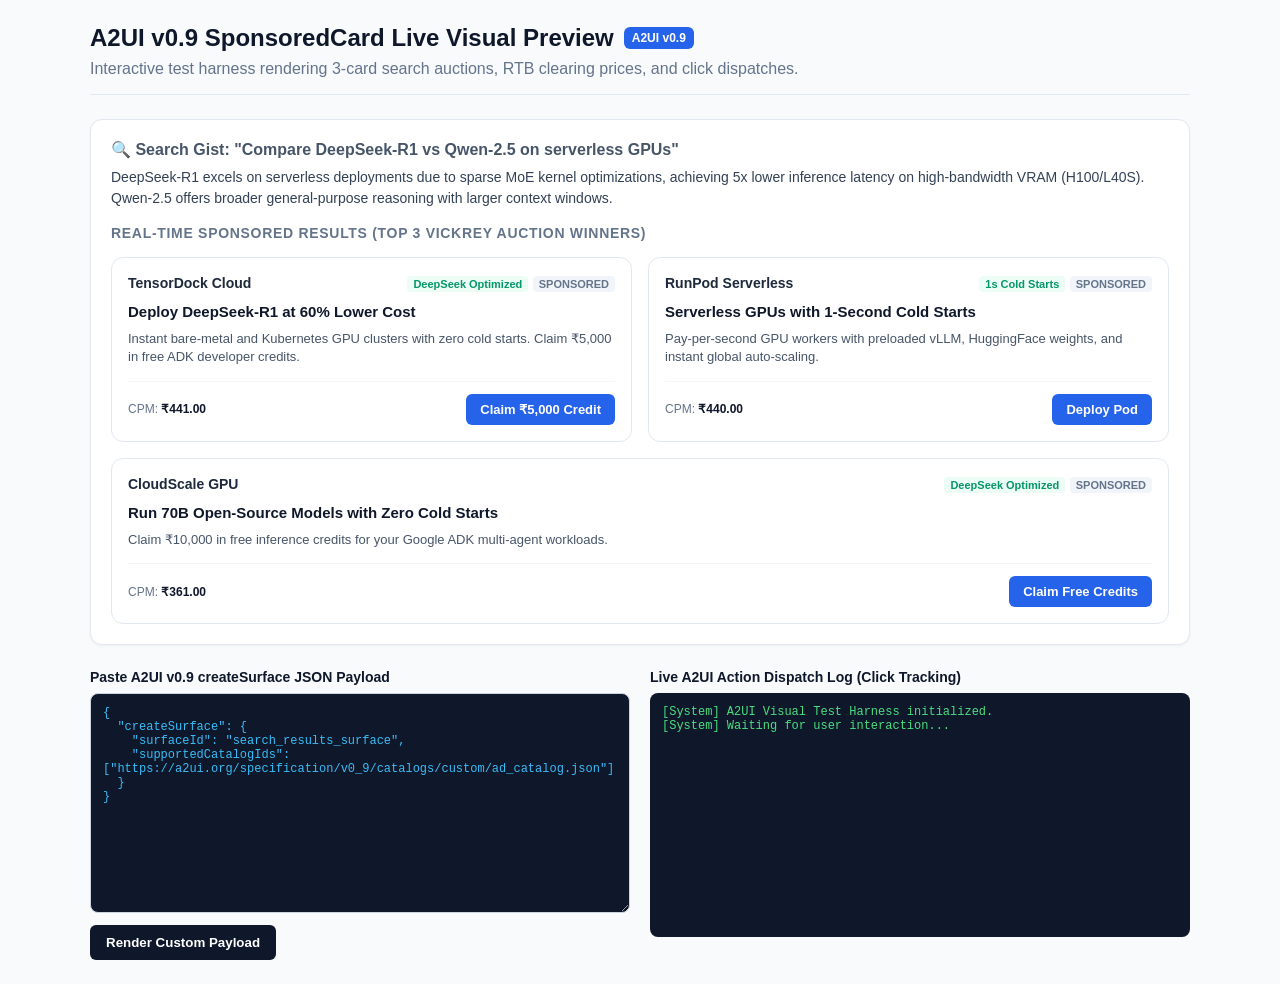
<file: renderers/preview.html>
<!DOCTYPE html>
<html lang="en">
<head>
  <meta charset="UTF-8">
  <meta name="viewport" content="width=device-width, initial-scale=1.0">
  <title>A2UI v0.9 SponsoredCard Live Visual Test Harness</title>
  <style>
    body {
      font-family: -apple-system, BlinkMacSystemFont, "Segoe UI", Roboto, Helvetica, Arial, sans-serif;
      background: #f8fafc;
      color: #0f172a;
      margin: 0;
      padding: 24px;
    }
    .container {
      max-width: 1100px;
      margin: 0 auto;
    }
    header {
      margin-bottom: 24px;
      border-bottom: 1px solid #e2e8f0;
      padding-bottom: 16px;
    }
    h1 {
      font-size: 24px;
      margin: 0 0 8px 0;
      display: flex;
      align-items: center;
      gap: 10px;
    }
    .badge {
      background: #2563eb;
      color: white;
      font-size: 12px;
      padding: 4px 8px;
      border-radius: 6px;
      font-weight: 600;
    }
    .grid-section {
      background: white;
      border: 1px solid #e2e8f0;
      border-radius: 12px;
      padding: 20px;
      margin-bottom: 24px;
      box-shadow: 0 1px 3px rgba(0,0,0,0.05);
    }
    .cards-row {
      display: flex;
      gap: 16px;
      flex-wrap: wrap;
      margin-top: 16px;
    }
    /* Native Lit Fallback Card Styling for Browser Demo */
    .sponsored-card-preview {
      flex: 1 1 calc(33.333% - 16px);
      min-width: 280px;
      background: white;
      border: 1px solid #e2e8f0;
      border-radius: 12px;
      padding: 16px;
      display: flex;
      flex-direction: column;
      justify-content: space-between;
      transition: transform 0.2s, box-shadow 0.2s;
    }
    .sponsored-card-preview:hover {
      transform: translateY(-2px);
      box-shadow: 0 8px 16px rgba(0,0,0,0.08);
      border-color: #cbd5e1;
    }
    .card-top {
      display: flex;
      justify-content: space-between;
      align-items: center;
      margin-bottom: 10px;
    }
    .sponsor-name {
      font-weight: 700;
      font-size: 14px;
      color: #1e293b;
    }
    .tag-sponsored {
      background: #f1f5f9;
      color: #64748b;
      font-size: 11px;
      font-weight: 600;
      padding: 2px 6px;
      border-radius: 4px;
      text-transform: uppercase;
    }
    .tag-badge {
      background: #ecfdf5;
      color: #059669;
      font-size: 11px;
      font-weight: 600;
      padding: 2px 6px;
      border-radius: 4px;
    }
    .headline {
      font-size: 15px;
      font-weight: 600;
      color: #0f172a;
      margin: 8px 0;
      line-height: 1.35;
    }
    .body-text {
      font-size: 13px;
      color: #475569;
      margin-bottom: 14px;
      line-height: 1.4;
      flex-grow: 1;
    }
    .card-footer {
      border-top: 1px solid #f1f5f9;
      padding-top: 12px;
      display: flex;
      justify-content: space-between;
      align-items: center;
    }
    .clearing-price {
      font-size: 12px;
      color: #64748b;
    }
    .clearing-price strong {
      color: #0f172a;
    }
    .cta-btn {
      background: #2563eb;
      color: white;
      border: none;
      border-radius: 6px;
      padding: 8px 14px;
      font-size: 13px;
      font-weight: 600;
      cursor: pointer;
      text-decoration: none;
      display: inline-block;
      transition: background 0.15s;
    }
    .cta-btn:hover {
      background: #1d4ed8;
    }
    .interactive-panel {
      display: grid;
      grid-template-columns: 1fr 1fr;
      gap: 20px;
    }
    textarea {
      width: 100%;
      height: 220px;
      box-sizing: border-box;
      font-family: monospace;
      font-size: 12px;
      padding: 12px;
      border: 1px solid #cbd5e1;
      border-radius: 8px;
      background: #0f172a;
      color: #38bdf8;
    }
    .event-log {
      height: 220px;
      overflow-y: auto;
      background: #0f172a;
      color: #4ade80;
      font-family: monospace;
      font-size: 12px;
      padding: 12px;
      border-radius: 8px;
    }
    button.render-btn {
      background: #0f172a;
      color: white;
      border: none;
      padding: 10px 16px;
      border-radius: 6px;
      font-weight: 600;
      cursor: pointer;
      margin-top: 8px;
    }
    button.render-btn:hover {
      background: #334155;
    }
  </style>
</head>
<body>
  <div class="container">
    <header>
      <h1>A2UI v0.9 SponsoredCard Live Visual Preview <span class="badge">A2UI v0.9</span></h1>
      <p style="color: #64748b; margin: 0;">Interactive test harness rendering 3-card search auctions, RTB clearing prices, and click dispatches.</p>
    </header>

    <div class="grid-section">
      <h2 style="font-size: 16px; margin: 0; color: #475569;">🔍 Search Gist: "Compare DeepSeek-R1 vs Qwen-2.5 on serverless GPUs"</h2>
      <p style="font-size: 14px; line-height: 1.5; color: #334155; margin: 8px 0 16px 0;">
        DeepSeek-R1 excels on serverless deployments due to sparse MoE kernel optimizations, achieving 5x lower inference latency on high-bandwidth VRAM (H100/L40S). Qwen-2.5 offers broader general-purpose reasoning with larger context windows.
      </p>

      <h3 style="font-size: 14px; text-transform: uppercase; letter-spacing: 0.05em; color: #64748b; margin: 16px 0 8px 0;">
        Real-Time Sponsored Results (Top 3 Vickrey Auction Winners)
      </h3>

      <div class="cards-row" id="cards-container">
        <!-- Card 1 -->
        <div class="sponsored-card-preview">
          <div>
            <div class="card-top">
              <span class="sponsor-name">TensorDock Cloud</span>
              <div>
                <span class="tag-badge">DeepSeek Optimized</span>
                <span class="tag-sponsored">Sponsored</span>
              </div>
            </div>
            <div class="headline">Deploy DeepSeek-R1 at 60% Lower Cost</div>
            <div class="body-text">Instant bare-metal and Kubernetes GPU clusters with zero cold starts. Claim ₹5,000 in free ADK developer credits.</div>
          </div>
          <div class="card-footer">
            <span class="clearing-price">CPM: <strong>₹441.00</strong></span>
            <button class="cta-btn" onclick="dispatchClick('camp_gpu_01', 'TensorDock Cloud', 'ADK5000', 441.0)">Claim ₹5,000 Credit</button>
          </div>
        </div>

        <!-- Card 2 -->
        <div class="sponsored-card-preview">
          <div>
            <div class="card-top">
              <span class="sponsor-name">RunPod Serverless</span>
              <div>
                <span class="tag-badge">1s Cold Starts</span>
                <span class="tag-sponsored">Sponsored</span>
              </div>
            </div>
            <div class="headline">Serverless GPUs with 1-Second Cold Starts</div>
            <div class="body-text">Pay-per-second GPU workers with preloaded vLLM, HuggingFace weights, and instant global auto-scaling.</div>
          </div>
          <div class="card-footer">
            <span class="clearing-price">CPM: <strong>₹440.00</strong></span>
            <button class="cta-btn" onclick="dispatchClick('camp_gpu_02', 'RunPod Serverless', 'RUNPOD_ADK', 440.0)">Deploy Pod</button>
          </div>
        </div>

        <!-- Card 3 -->
        <div class="sponsored-card-preview">
          <div>
            <div class="card-top">
              <span class="sponsor-name">CloudScale GPU</span>
              <div>
                <span class="tag-badge">DeepSeek Optimized</span>
                <span class="tag-sponsored">Sponsored</span>
              </div>
            </div>
            <div class="headline">Run 70B Open-Source Models with Zero Cold Starts</div>
            <div class="body-text">Claim ₹10,000 in free inference credits for your Google ADK multi-agent workloads.</div>
          </div>
          <div class="card-footer">
            <span class="clearing-price">CPM: <strong>₹361.00</strong></span>
            <button class="cta-btn" onclick="dispatchClick('camp_adk_01', 'CloudScale GPU', 'CLOUDSCALE10K', 361.0)">Claim Free Credits</button>
          </div>
        </div>
      </div>
    </div>

    <div class="interactive-panel">
      <div>
        <h3 style="font-size: 14px; margin: 0 0 8px 0;">Paste A2UI v0.9 createSurface JSON Payload</h3>
        <textarea id="a2ui-json" spellcheck="false">{
  "createSurface": {
    "surfaceId": "search_results_surface",
    "supportedCatalogIds": ["https://a2ui.org/specification/v0_9/catalogs/custom/ad_catalog.json"]
  }
}</textarea>
        <button class="render-btn" onclick="renderCustomJson()">Render Custom Payload</button>
      </div>
      <div>
        <h3 style="font-size: 14px; margin: 0 0 8px 0;">Live A2UI Action Dispatch Log (Click Tracking)</h3>
        <div class="event-log" id="event-log">
          [System] A2UI Visual Test Harness initialized.<br>
          [System] Waiting for user interaction...<br>
        </div>
      </div>
    </div>
  </div>

  <script>
    function logEvent(msg) {
      const log = document.getElementById('event-log');
      const time = new Date().toLocaleTimeString();
      log.innerHTML += `[${time}] ${msg}<br>`;
      log.scrollTop = log.scrollHeight;
    }

    function dispatchClick(campId, sponsor, promo, cpm) {
      logEvent(`🎯 <strong>A2UI Action Dispatched</strong>: name="apply_sponsored_offer"`);
      logEvent(`   • Sponsor: ${sponsor} (${campId})`);
      logEvent(`   • Promo Code: <code>${promo}</code>`);
      logEvent(`   • Clearing CPM: ₹${cpm} | Dispatched to ADK State`);
    }

    function renderCustomJson() {
      try {
        const text = document.getElementById('a2ui-json').value;
        const parsed = JSON.parse(text);
        logEvent(`✅ Valid A2UI JSON parsed. Surface ID: ${parsed?.createSurface?.surfaceId || 'unknown'}`);
      } catch (err) {
        logEvent(`❌ JSON Parse Error: ${err.message}`);
      }
    }
  </script>
</body>
</html>
</file>
